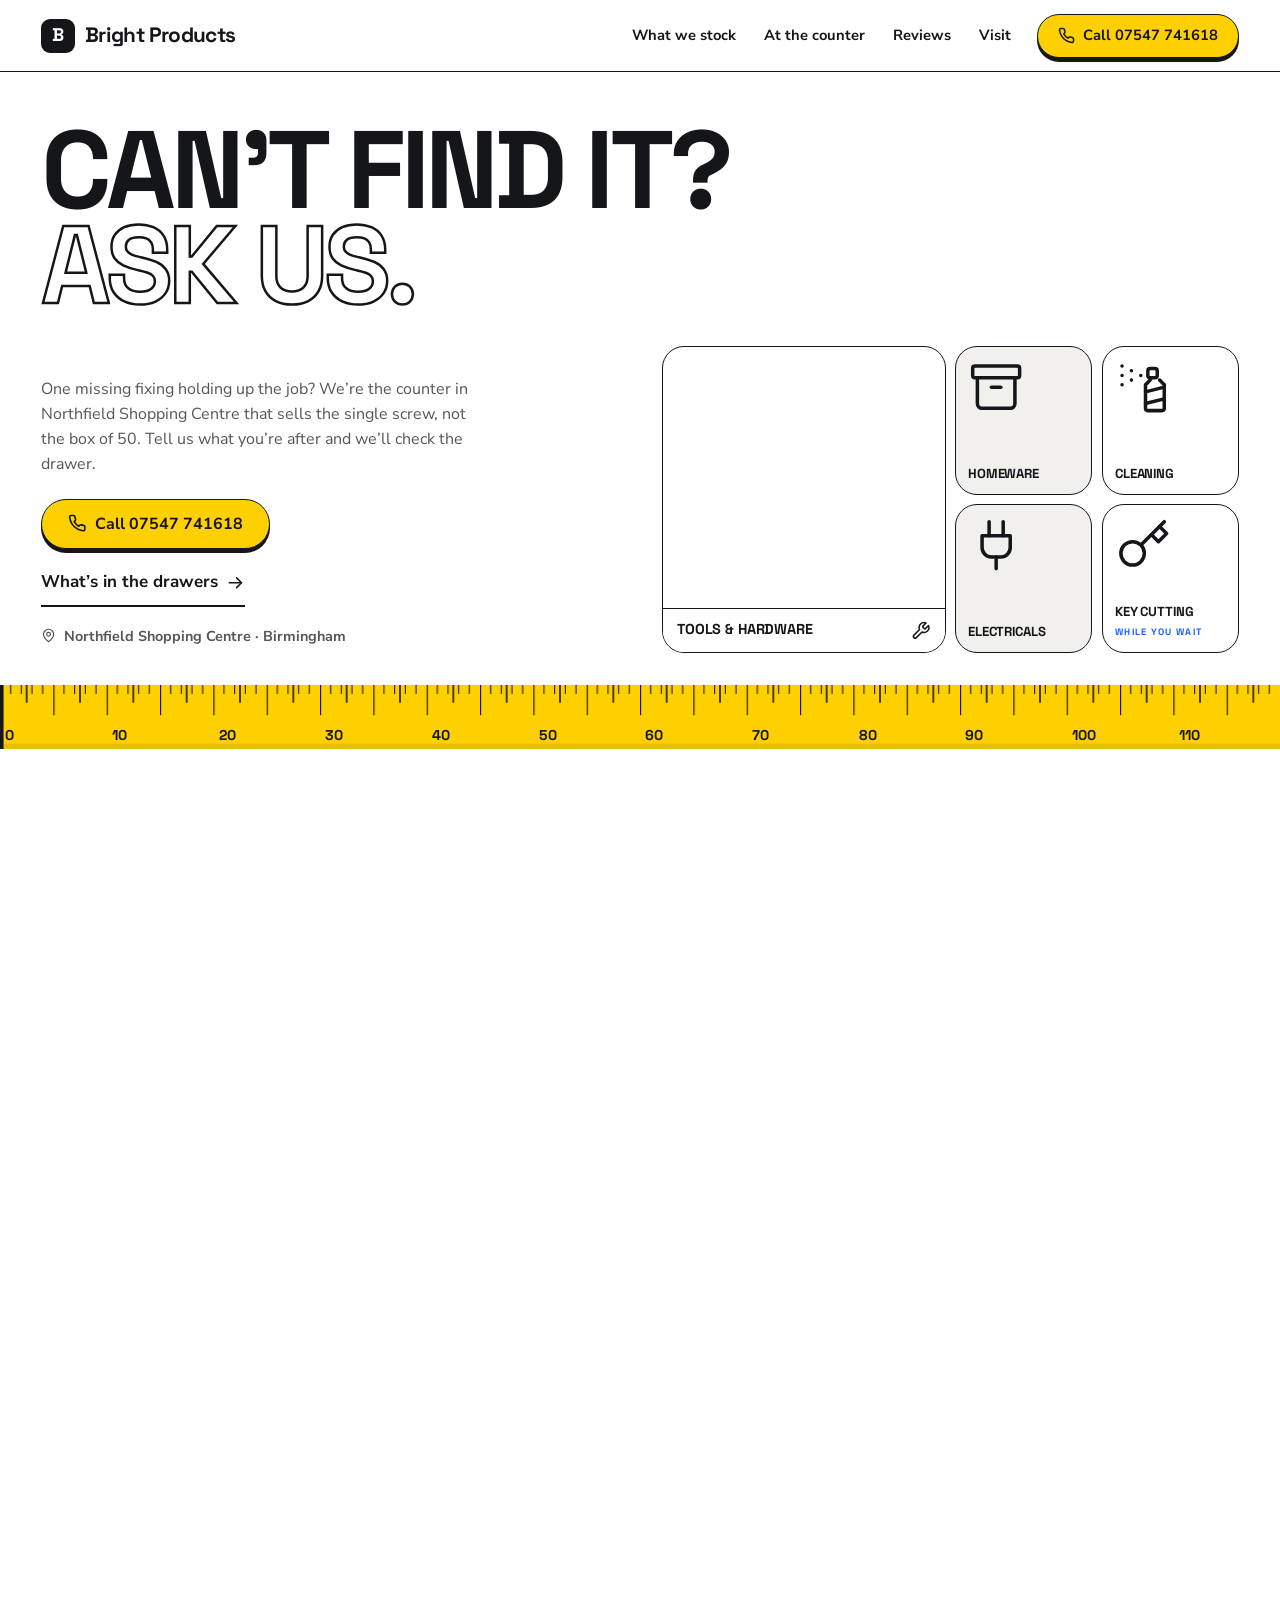
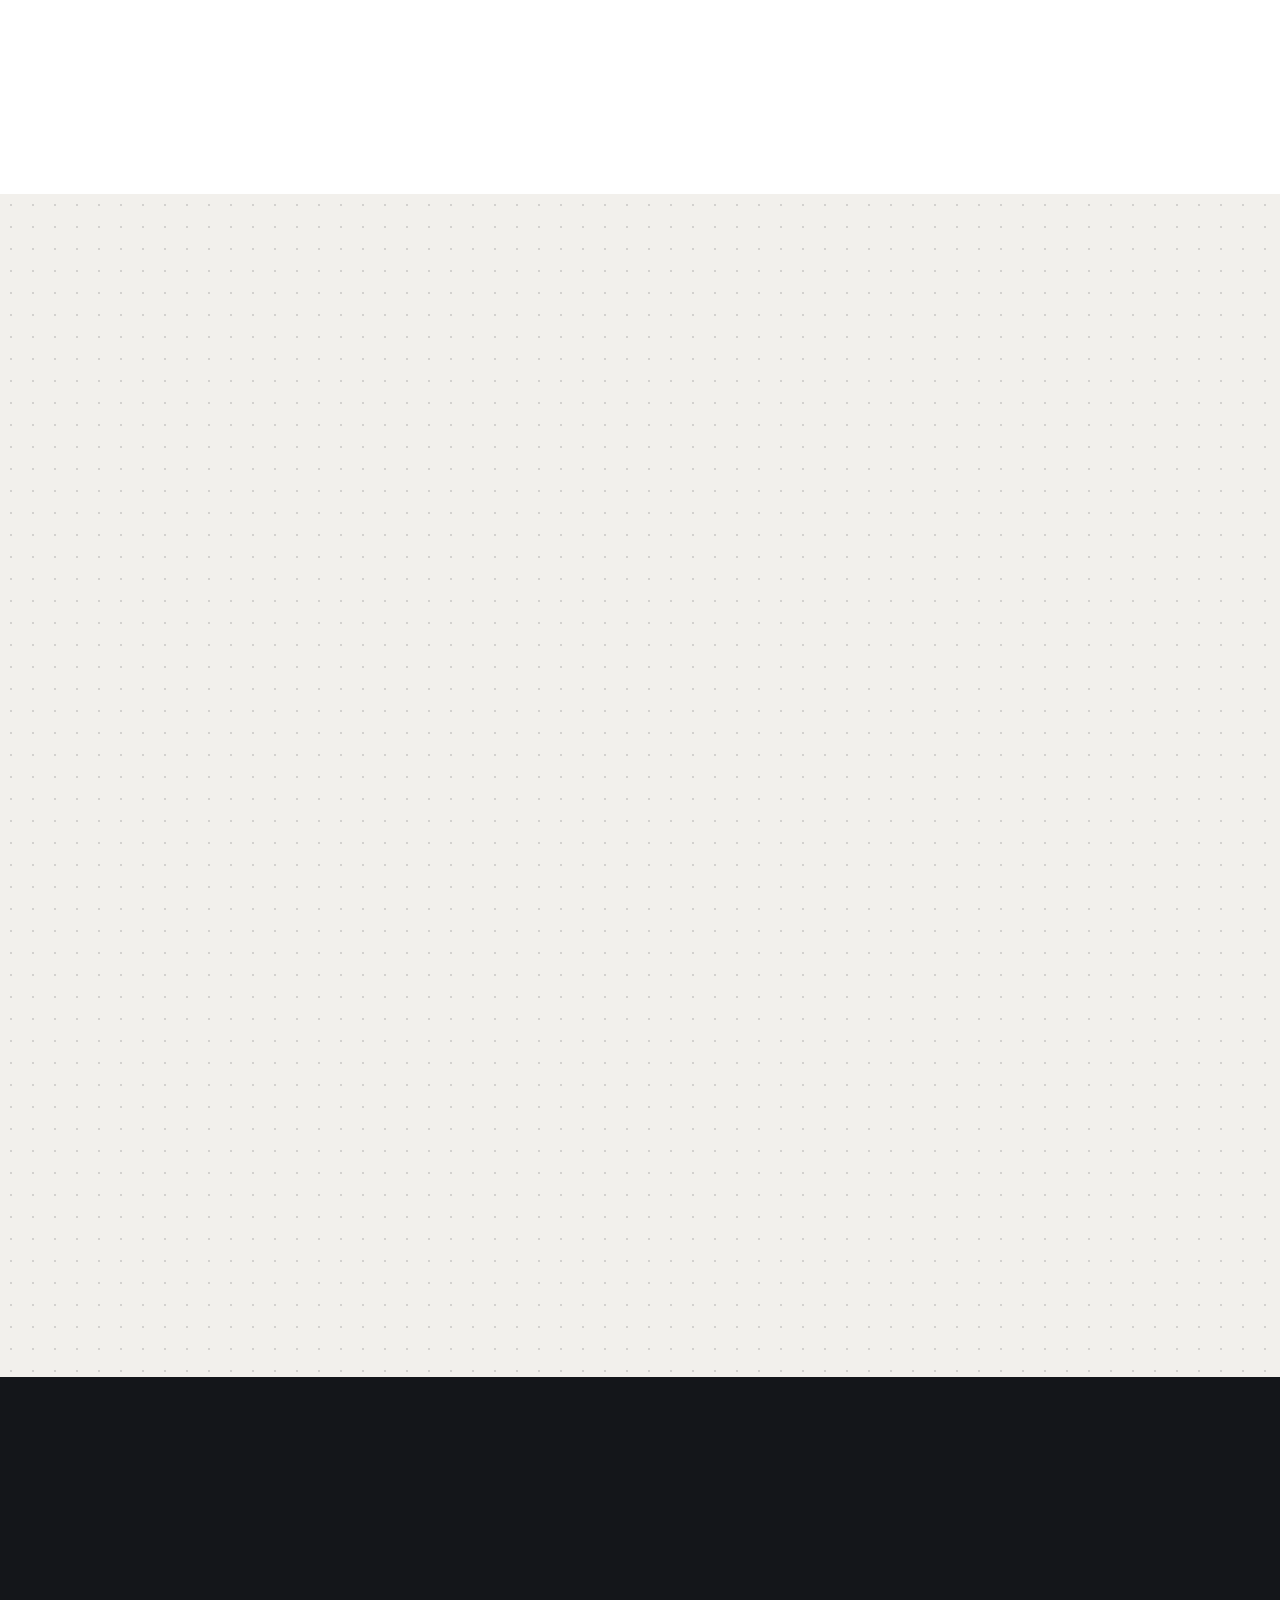
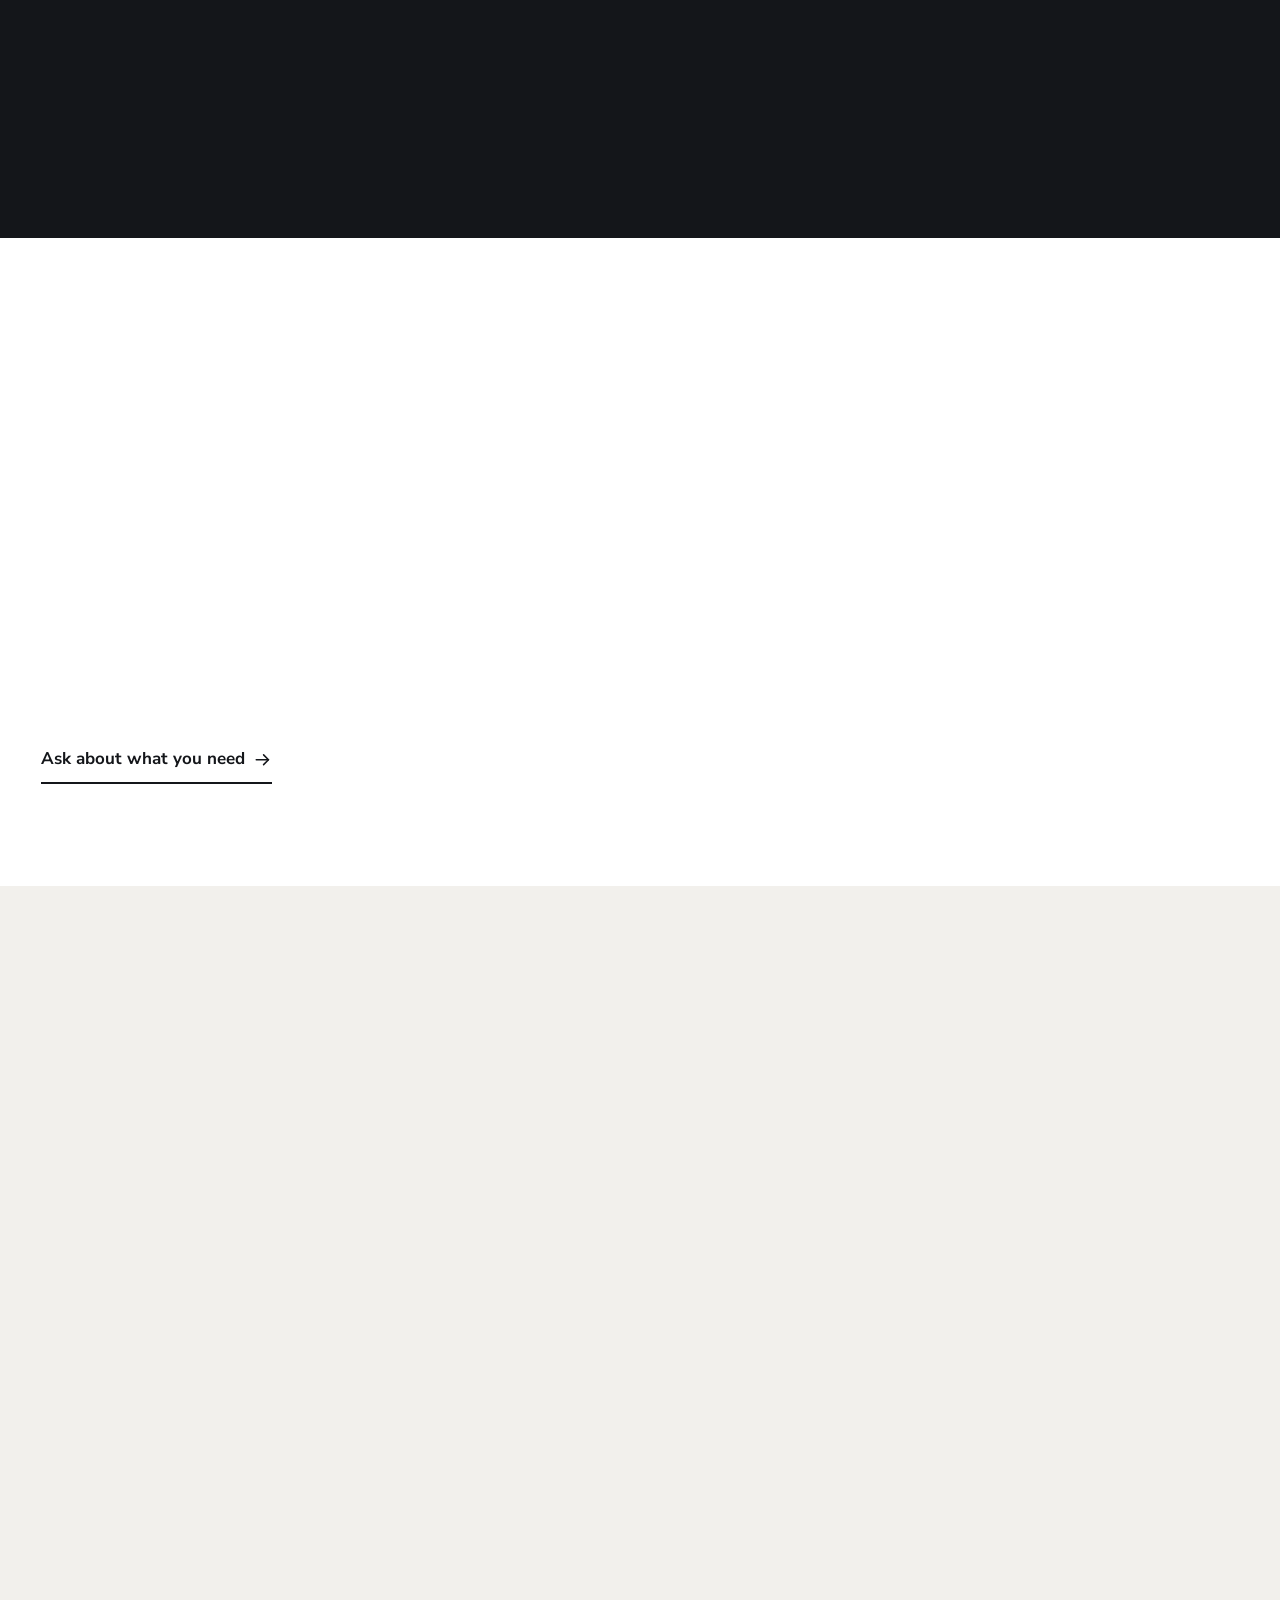
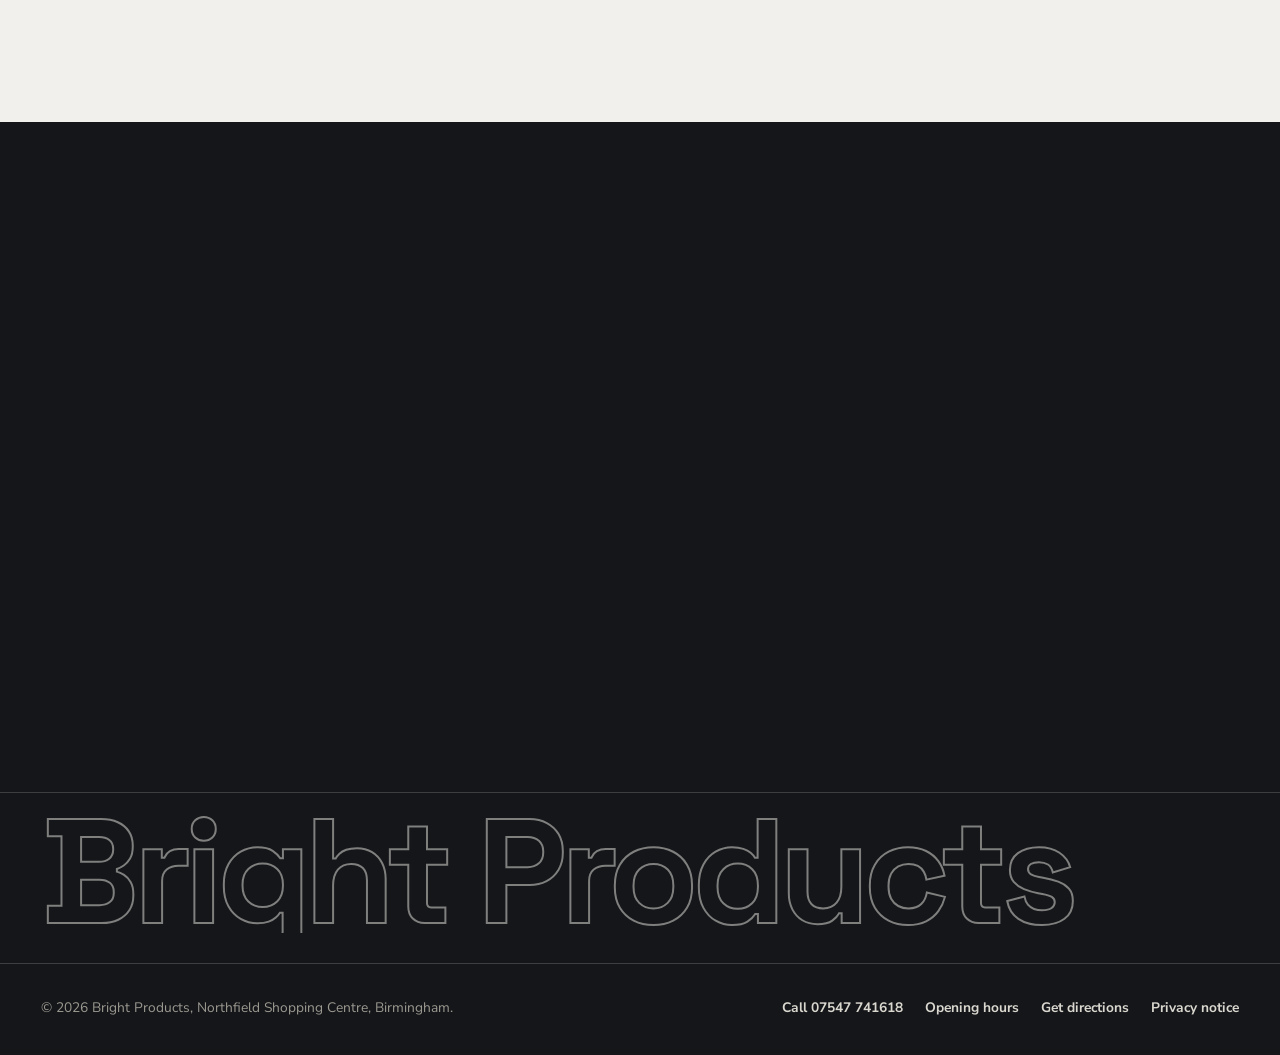
<file: index.html>
<!DOCTYPE html>
<html lang="en-GB">
<head>
<meta charset="UTF-8" />
<meta name="viewport" content="width=device-width, initial-scale=1" />
<meta http-equiv="Content-Security-Policy" content="default-src 'self'; script-src 'self' 'sha256-gAIMlo4uHwea7LDSu/hGhLXHg8Iu/WQoVQvXGVLwabA=' 'sha256-/x7W7R75k8Roq0WaVRQX9blP4OufE5xbAdzklGxsgpw=' 'sha256-0TH1kinwqo5Mfb3V+CLEO4SoXtmzBFHmsjek3ndvKUE=' 'sha256-MNEEtXk/EcMjreP8qxzKMKmUzkD7LIeOzC8mnsS96Eg='; style-src 'self' 'sha256-PTKIyCbj7nQDwb5TDI1f0FMadVKUFUidudsYvxts1pg='; img-src 'self' data:; font-src 'self'; frame-src https://maps.google.com https://www.google.com; connect-src 'self'; form-action 'self'; base-uri 'self'; object-src 'none'; upgrade-insecure-requests" />
<meta name="referrer" content="strict-origin-when-cross-origin" />
<script>if (window.top !== window.self) { try { window.top.location.replace(window.self.location.href); } catch (e) { document.documentElement.hidden = true; } }</script>
<title>Bright Products | Hardware Shop, Northfield, Birmingham</title>
<meta name="description" content="Bright Products is a hardware and home essentials shop in Northfield Shopping Centre, Northfield, Birmingham. Call 07547 741618 to ask for a part." />
<link rel="canonical" href="https://desolatemartial553.github.io/bright-products/" />
<meta name="theme-color" content="#FFFFFF" />
<link rel="icon" type="image/svg+xml" href="data:image/svg+xml,%3Csvg xmlns='http://www.w3.org/2000/svg' viewBox='0 0 64 64'%3E%3Crect width='64' height='64' rx='14' fill='%23FFD000'/%3E%3Cg stroke='%2314161A' stroke-width='3' stroke-linecap='round'%3E%3Cpath d='M11 15v9M19 15v5M27 15v9M35 15v5M43 15v9M51 15v5'/%3E%3C/g%3E%3Ctext x='32' y='52' font-family='Arial,sans-serif' font-size='26' font-weight='700' text-anchor='middle' fill='%2314161A'%3EB%3C/text%3E%3C/svg%3E" />
<meta property="og:type" content="website" />
<meta property="og:title" content="Bright Products | Hardware Shop, Northfield, Birmingham" />
<meta property="og:description" content="Bright Products is a hardware and home essentials shop in Northfield Shopping Centre, Northfield, Birmingham. Call 07547 741618 to ask for a part." />
<meta property="og:url" content="https://desolatemartial553.github.io/bright-products/" />
<meta property="og:image" content="https://desolatemartial553.github.io/bright-products/images/38575493-w1200-d50dd0.jpg" />
<meta property="og:locale" content="en_GB" />
<meta property="og:site_name" content="Bright Products" />
<meta name="twitter:card" content="summary_large_image" />
<meta name="twitter:title" content="Bright Products | Hardware Shop, Northfield, Birmingham" />
<meta name="twitter:description" content="Bright Products is a hardware and home essentials shop in Northfield Shopping Centre, Northfield, Birmingham. Call 07547 741618 to ask for a part." />
<meta name="twitter:image" content="https://desolatemartial553.github.io/bright-products/images/38575493-w1200-d50dd0.jpg" />
<script type="application/ld+json">
{
  "@context": "https://schema.org",
  "@type": "HardwareStore",
  "name": "Bright Products",
  "url": "https://desolatemartial553.github.io/bright-products/",
  "image": "https://desolatemartial553.github.io/bright-products/images/38575493-w1200-d50dd0.jpg",
  "telephone": "+447547741618",
  "description": "Hardware and home essentials shop in Northfield Shopping Centre, Birmingham.",
  "address": {
    "@type": "PostalAddress",
    "streetAddress": "Northfield Shopping Centre",
    "addressLocality": "Northfield, Birmingham",
    "addressRegion": "West Midlands",
    "addressCountry": "GB"
  },
  "areaServed": {
    "@type": "City",
    "name": "Birmingham"
  }
}
</script>
<link rel="preload" as="image" href="images/38575493-w660-h660-7aa5a6.webp" imagesrcset="images/38575493-w330-h330-bb8914.webp 330w, images/38575493-w660-h660-7aa5a6.webp 660w, images/38575493-w900-h900-2fca34.webp 900w" imagesizes="(max-width:900px) 92vw, 33vw" fetchpriority="high" />
<link rel="stylesheet" href="fonts/fonts.css" />
<style>
  :root{
    --white:#FFFFFF; --grey:#F2F0EC; --ink:#14161A; --ink-2:#2A2D33;
    --yellow:#FFD000; --yellow-deep:#E7BE00; --blue:#1E5EFF;
    --muted:#54565A; --line:#14161A; --line-soft:#DDD9CF;
    --r:22px; --r-sm:14px;
    --display:'Space Grotesk','Arial Black',system-ui,sans-serif;
    --text:'Nunito Sans',system-ui,sans-serif;
    --header-h:68px;
    --pad:clamp(18px,3.2vw,52px);
    --sec:clamp(56px,8vw,112px);
    --ease:cubic-bezier(.2,.8,.2,1);
  }
  *{box-sizing:border-box; margin:0; padding:0;}
  html{-webkit-text-size-adjust:100%;}
  body{font-family:var(--text); font-size:17px; line-height:1.55; color:var(--ink); background:var(--white); overflow-x:clip; -webkit-font-smoothing:antialiased;}
  img{display:block; max-width:100%;}
  a{color:inherit;}
  ul,ol{list-style:none;}
  button{font:inherit; color:inherit;}
  .wrap{max-width:1400px; margin:0 auto; padding:0 var(--pad);}
  .sprite{position:absolute; width:0; height:0; overflow:hidden;}
  .ico{width:1.15em; height:1.15em; flex:none; fill:none; stroke:currentColor; stroke-width:1.9; stroke-linecap:round; stroke-linejoin:round;}
  .sr-only{position:absolute; width:1px; height:1px; margin:-1px; padding:0; overflow:hidden; clip:rect(0 0 0 0); clip-path:inset(50%); white-space:nowrap; border:0;}
  .skip{position:absolute; left:14px; top:-100px; z-index:200; background:var(--ink); color:var(--white); font-weight:800; padding:12px 20px; border-radius:8px; text-decoration:none;}
  .skip:focus{top:14px;}
  :focus-visible{outline:3px solid var(--ink); outline-offset:3px; border-radius:3px;}
  .ask :focus-visible,.ft :focus-visible,.dock :focus-visible{outline-color:var(--yellow);}
  [tabindex="-1"]:focus{outline:none;}
  section[id],footer[id],#top{scroll-margin-top:calc(var(--header-h) + 12px);}

  /* type */
  h1,h2,h3,.display{font-family:var(--display); font-weight:700; letter-spacing:-.02em; line-height:1.05;}
  h2{font-size:clamp(1.9rem,4.4vw,3.4rem); line-height:.95; text-transform:uppercase; letter-spacing:-.03em;}
  h3{font-size:clamp(1.12rem,1.5vw,1.4rem); text-transform:uppercase; letter-spacing:-.01em; line-height:1.1;}
  .lede{max-width:52ch; color:var(--muted); font-size:clamp(1rem,1.2vw,1.09rem);}
  .label{display:flex; align-items:center; gap:10px; font-family:var(--display); font-weight:700; font-size:.72rem; letter-spacing:.16em; text-transform:uppercase; color:var(--blue); margin-bottom:14px;}
  .label::before{content:""; width:28px; height:6px; background:repeating-linear-gradient(90deg,currentColor 0 1px,transparent 1px 4px);}
  .label--light{color:#C9C6BE;}
  .sec-head{display:grid; grid-template-columns:minmax(0,1.05fr) minmax(0,.95fr); gap:clamp(14px,4vw,64px); align-items:end; margin-bottom:clamp(24px,3.4vw,44px);}
  .sec-head .lede{justify-self:end;}
  @media(max-width:760px){ .sec-head{grid-template-columns:1fr;} .sec-head .lede{justify-self:start;} }

  /* buttons: safety yellow is the only CTA colour */
  .btn{display:inline-flex; align-items:center; justify-content:center; gap:.55em; min-height:50px; padding:13px 26px; border-radius:999px; font-family:var(--text); font-weight:800; font-size:1rem; line-height:1; text-decoration:none; border:1px solid var(--ink); background:var(--white); color:var(--ink); cursor:pointer; transition:transform 140ms var(--ease), box-shadow 140ms var(--ease), background 140ms var(--ease);}
  .btn--cta{background:var(--yellow); border-color:var(--ink); box-shadow:0 4px 0 var(--ink);}
  .btn--cta:hover{transform:translateY(-2px); box-shadow:0 6px 0 var(--ink);}
  .btn--cta:active{transform:translateY(2px); box-shadow:0 1px 0 var(--ink);}
  .btn .ico{stroke-width:2.1;}
  .link-arrow{display:inline-flex; align-items:center; gap:.45em; min-height:44px; font-weight:800; text-decoration:none; border-bottom:2px solid var(--ink); padding-bottom:2px;}
  .link-arrow .ico{transition:transform 180ms var(--ease);}
  .link-arrow:hover .ico{transform:translateX(4px);}
  .link-arrow--light{color:#F4F2ED; border-color:rgba(244,242,237,.6);}
  .link-arrow--light:hover{border-color:var(--yellow);}

  /* header */
  .hdr{position:sticky; top:0; z-index:60; background:rgba(255,255,255,.94); backdrop-filter:blur(8px); border-bottom:1px solid var(--line); transition:box-shadow .3s;}
  .hdr.scrolled{box-shadow:0 10px 30px rgba(20,22,26,.09);}
  .hdr__in{display:flex; align-items:center; gap:clamp(12px,2vw,28px); min-height:var(--header-h); position:relative;}
  .brand{display:inline-flex; align-items:center; gap:10px; text-decoration:none; margin-right:auto; min-height:44px;}
  .brand__mark{width:34px; height:34px; border-radius:9px; background:var(--ink); color:var(--white); display:grid; place-items:center; font-family:var(--display); font-weight:700; font-size:1.15rem; line-height:1;}
  .brand__name{font-family:var(--display); font-weight:700; font-size:1.3rem; letter-spacing:-.03em; white-space:nowrap;}
  .nav ul{display:flex; gap:clamp(14px,2.2vw,32px);}
  .nav a{position:relative; display:inline-flex; align-items:center; min-height:44px; text-decoration:none; font-weight:700; font-size:.92rem;}
  .nav a::after{content:""; position:absolute; left:0; right:0; bottom:10px; height:3px; background:var(--ink); transform:scaleX(0); transform-origin:left; transition:transform 200ms var(--ease);}
  .nav a:hover::after{transform:scaleX(1);}
  .hdr__cta{min-height:44px; padding:10px 20px; font-size:.92rem; white-space:nowrap;}
  .burger{display:none; flex-direction:column; align-items:center; justify-content:center; gap:5px; width:46px; height:46px; background:none; border:1px solid var(--ink); border-radius:10px; cursor:pointer;}
  .burger span{width:20px; height:2px; background:var(--ink); transition:transform 200ms var(--ease), opacity 200ms;}
  .burger[aria-expanded="true"] span:nth-child(1){transform:translateY(7px) rotate(45deg);}
  .burger[aria-expanded="true"] span:nth-child(2){opacity:0;}
  .burger[aria-expanded="true"] span:nth-child(3){transform:translateY(-7px) rotate(-45deg);}
  .mmenu{display:none; position:absolute; top:100%; left:0; right:0; background:var(--white); border-bottom:1px solid var(--line); flex-direction:column; padding:6px var(--pad) 18px;}
  .mmenu.open{display:flex;}
  .mmenu a{display:flex; align-items:center; min-height:58px; text-decoration:none; font-family:var(--display); font-weight:700; font-size:1.6rem; text-transform:uppercase; letter-spacing:-.02em; border-bottom:1px solid var(--line-soft);}
  .mmenu .btn{margin-top:14px; border-bottom:0;}
  @media(max-width:1000px){
    .nav,.hdr__cta{display:none;}
    .burger{display:flex;}
  }
  @media(min-width:1001px){ .mmenu,.mmenu.open{display:none;} }

  /* hero */
  .hero{padding:clamp(26px,4vw,56px) 0 0; background:var(--white); position:relative;}
  .hero__title{font-size:clamp(2.4rem,8.6vw,8.4rem); line-height:.86; letter-spacing:-.045em; text-transform:uppercase; font-weight:700;}
  .hero__title .ln{display:block;}
  .hero__title .ln--out{color:transparent; -webkit-text-stroke:2.5px var(--ink);}
  @supports not (-webkit-text-stroke:1px #000){ .hero__title .ln--out{color:var(--ink);} }
  .hero__body{display:grid; grid-template-columns:minmax(0,1fr) minmax(0,1fr); gap:clamp(20px,3.4vw,48px); align-items:end; margin-top:clamp(18px,2.6vw,34px);}
  .hero__copy{max-width:44ch; padding-bottom:6px;}
  .hero__lede{color:var(--muted); font-size:clamp(1rem,1.25vw,1.1rem); margin-bottom:22px;}
  .hero__actions{display:flex; flex-wrap:wrap; align-items:center; gap:14px 26px;}
  .hero__place{display:flex; align-items:center; gap:8px; margin-top:18px; font-size:.9rem; font-weight:700; color:var(--muted);}
  .hero__place .ico{width:1.05em; height:1.05em;}

  /* the mosaic (hero right half) */
  .mosaic{display:grid; grid-template-columns:repeat(4,minmax(0,1fr)); grid-template-rows:repeat(2,minmax(0,1fr)); gap:10px; height:clamp(280px,24vw,352px); perspective:900px;}
  @media(max-width:820px){
    .hero__body{grid-template-columns:minmax(0,1fr); align-items:start;}
    .hero__title{font-size:clamp(3rem,15.5vw,5.4rem);}
    .hero__copy{max-width:none;}
    .mosaic{grid-template-columns:repeat(2,minmax(0,1fr)); grid-template-rows:none; grid-auto-rows:150px; height:auto;}
    .mosaic .tile--tools{grid-column:span 2; grid-row:span 1; min-height:220px;}
  }
  .tile{position:relative; display:flex; flex-direction:column; justify-content:flex-end; gap:6px; padding:12px; border:1px solid var(--line); border-radius:var(--r); background:var(--white); overflow:hidden; transform:perspective(900px) rotateX(var(--rx,0deg)) rotateY(var(--ry,0deg)) translateY(var(--ty,0px)); transition:transform 260ms var(--ease), box-shadow 260ms var(--ease);}
  .tile--tools{grid-column:span 2; grid-row:span 2; padding:0; border-color:var(--line);}
  .tile--grey{background:var(--grey);}
  .tile__ico{width:clamp(44px,4.4vw,64px); height:clamp(44px,4.4vw,64px); margin-bottom:auto; color:var(--ink); fill:none; stroke:currentColor; stroke-width:1.5; stroke-linecap:round; stroke-linejoin:round;}
  .tile__ico [pathLength]{stroke-dasharray:1; stroke-dashoffset:0;}
  .tile__name{font-family:var(--display); font-weight:700; font-size:.82rem; line-height:1.1; letter-spacing:-.01em; text-transform:uppercase;}
  .tile__tag{font-family:var(--display); font-weight:700; font-size:.58rem; letter-spacing:.14em; text-transform:uppercase; color:var(--blue);}
  .tile--tools img{position:absolute; inset:0; width:100%; height:100%; object-fit:cover;}
  .tile--tools .tile__plate{position:relative; margin-top:auto; background:var(--white); border-top:1px solid var(--line); padding:12px 14px; display:flex; align-items:center; justify-content:space-between; gap:8px;}
  .tile--tools .tile__name{font-size:.9rem;}
  @media (hover:hover) and (pointer:fine){
    .tile:hover{--ty:-4px; box-shadow:7px 7px 0 rgba(20,22,26,.1);}
    .tile:hover .tile__ico [pathLength]{animation:draw 700ms var(--ease) both;}
  }
  @keyframes draw{from{stroke-dashoffset:1} to{stroke-dashoffset:0}}

  /* the tape measure */
  .tape-wrap{margin-top:clamp(18px,2.6vw,32px); line-height:0;}
  .tape{display:block; width:100%; height:clamp(42px,5vw,72px);}
  .js .tape{animation:tapein 1200ms var(--ease) both;}
  @keyframes tapein{from{clip-path:inset(0 100% 0 0)} to{clip-path:inset(0 0 0 0)}}
  .ticks{height:12px; background:repeating-linear-gradient(90deg,var(--ink) 0 1px,transparent 1px 14px) left top/auto 7px repeat-x; opacity:.45;}
  .ticks--light{background-image:repeating-linear-gradient(90deg,#F4F2ED 0 1px,transparent 1px 14px); opacity:.28;}

  /* stock bento */
  .stock{padding:var(--sec) 0 clamp(40px,5vw,72px);}
  .bento{display:grid; grid-template-columns:repeat(12,minmax(0,1fr)); grid-auto-rows:minmax(190px,auto); gap:12px;}
  .b{position:relative; display:flex; flex-direction:column; padding:clamp(16px,1.7vw,24px); border:1px solid var(--line); border-radius:var(--r); background:var(--white); overflow:hidden;}
  .b--grey{background:var(--grey);}
  .b h3{margin-bottom:8px;}
  .b p{color:var(--muted); font-size:.97rem; max-width:38ch;}
  .b__ico{width:38px; height:38px; margin-bottom:auto; color:var(--ink);}
  .b__ico [pathLength]{stroke-dasharray:1; stroke-dashoffset:0;}
  @media (hover:hover) and (pointer:fine){
    .b:hover .b__ico [pathLength]{animation:draw 700ms var(--ease) both;}
  }
  .b__tag{display:inline-block; align-self:flex-start; margin-bottom:10px; padding:4px 7px; border:1px solid var(--blue); border-radius:5px; font-family:var(--display); font-weight:700; font-size:.6rem; letter-spacing:.14em; text-transform:uppercase; color:var(--blue);}
  .b--tools{grid-column:span 7; grid-row:span 2; padding:0; justify-content:flex-end;}
  .b--tools figure{position:absolute; inset:0;}
  .b--tools img{width:100%; height:100%; object-fit:cover; object-position:50% 42%;}
  .b--tools .b__plate{position:absolute; left:14px; right:14px; bottom:14px; background:var(--white); border:1px solid var(--line); border-radius:var(--r-sm); padding:clamp(14px,1.5vw,20px);}
  .b--tools .b__plate h3{display:flex; align-items:center; gap:10px;}
  .b--tools .b__plate .ico{width:24px; height:24px;}
  .b--home{grid-column:span 5;}
  .b--clean{grid-column:span 5;}
  .b--elec{grid-column:span 6;}
  .b--key{grid-column:span 3;}
  .b--paint{grid-column:span 3;}
  .swatches{display:flex; gap:6px; margin-bottom:auto;}
  .sw{width:22px; height:22px; border-radius:50%; border:1px solid var(--line);}
  .sw--1{background:var(--ink);}
  .sw--2{background:var(--grey);}
  .sw--3{background:var(--white);}
  .stock__ask{display:flex; flex-wrap:wrap; align-items:center; justify-content:space-between; gap:12px 24px; margin-top:14px; padding:16px 20px; border:1px solid var(--line); border-radius:var(--r-sm); background:var(--grey); font-weight:700;}
  .stock__ask a{text-decoration:none; border-bottom:2px solid var(--ink);}
  @media(max-width:900px){
    .bento{grid-auto-rows:minmax(150px,auto);}
    .b--tools,.b--home,.b--clean,.b--elec,.b--key,.b--paint{grid-column:span 12;}
    .b--tools{min-height:250px;}
  }

  /* at the counter */
  .counter{padding:var(--sec) 0; background:var(--grey); background-image:radial-gradient(rgba(20,22,26,.14) 1.1px,transparent 1.2px); background-size:22px 22px;}
  .tickets{display:grid; grid-template-columns:repeat(3,minmax(0,1fr)); gap:clamp(18px,2.6vw,36px);}
  .ticket{position:relative; display:flex; flex-direction:column; padding:26px 24px 18px; background:var(--white); border:1px solid var(--line); border-radius:16px; transform:rotate(var(--rot,0deg)); transition:transform 260ms var(--ease), box-shadow 260ms var(--ease);}
  .ticket:nth-child(1){--rot:-.7deg;}
  .ticket:nth-child(2){--rot:.45deg;}
  .ticket:nth-child(3){--rot:-.35deg;}
  .ticket::before,.ticket::after{content:""; position:absolute; top:50%; width:16px; height:16px; border-radius:50%; background:var(--grey); border:1px solid var(--line); transform:translateY(-50%);}
  .ticket::before{left:-9px;}
  .ticket::after{right:-9px;}
  .ticket__no{font-family:var(--display); font-weight:700; font-size:.78rem; letter-spacing:.12em; color:var(--blue); margin-bottom:12px;}
  .ticket h3{margin-bottom:8px;}
  .ticket p{color:var(--muted); font-size:.97rem;}
  .ticket__foot{margin-top:auto; padding-top:14px; border-top:1px dashed rgba(20,22,26,.4); font-family:var(--display); font-weight:700; font-size:.64rem; letter-spacing:.16em; text-transform:uppercase; color:var(--muted);}
  .ticket__foot span{display:block; margin-top:6px; letter-spacing:.06em; text-transform:none; font-family:var(--text); font-size:.86rem; color:var(--ink);}
  @media (hover:hover) and (pointer:fine){
    .ticket:hover{transform:rotate(0) translateY(-5px); box-shadow:8px 8px 0 rgba(20,22,26,.12);}
  }
  .counter-card{display:grid; grid-template-columns:200px minmax(0,1fr); gap:clamp(18px,3vw,40px); align-items:center; margin-top:clamp(28px,4vw,52px); padding:clamp(18px,2.4vw,32px); background:var(--white); border:1px solid var(--line); border-radius:var(--r);}
  .counter-card img{width:100%; aspect-ratio:1; object-fit:cover; border-radius:var(--r-sm); border:1px solid var(--line);}
  .counter-card h3{font-size:clamp(1.3rem,2.2vw,1.9rem); margin-bottom:10px;}
  .counter-card p{color:var(--muted); max-width:56ch;}
  .counter-card blockquote{font-family:var(--display); font-weight:500; font-size:clamp(1.02rem,1.6vw,1.24rem); line-height:1.4; letter-spacing:-.01em; margin:16px 0 10px; max-width:54ch; padding-left:16px; border-left:3px solid var(--yellow);}
  .counter-card .who{font-weight:800; font-size:.88rem; color:var(--muted);}
  @media(max-width:900px){
    .tickets{grid-template-columns:1fr;}
    .ticket{transform:none;}
    .counter-card{grid-template-columns:1fr;}
    .counter-card img{max-width:190px;}
  }

  /* ask us anything */
  .ask{padding:var(--sec) 0; background:var(--ink); color:#F4F2ED;}
  .ask h2{font-size:clamp(2.1rem,6vw,4.6rem); line-height:.88; letter-spacing:-.04em;}
  .ask__in{display:grid; grid-template-columns:minmax(0,.9fr) minmax(0,1.1fr); gap:clamp(28px,4.4vw,72px); align-items:center;}
  .ask__lede{color:#B9B6AE; margin-top:16px; max-width:44ch;}
  .search{display:flex; align-items:center; gap:8px; padding:8px 8px 8px 18px; background:var(--white); border-radius:999px; border:1px solid var(--white);}
  .search:focus-within{box-shadow:0 0 0 3px var(--yellow);}
  .search__ico{width:20px; height:20px; color:var(--ink); flex:none;}
  .search__input{flex:1; min-width:0; min-height:46px; border:0; background:transparent; font-family:var(--text); font-size:1rem; color:var(--ink);}
  .search__input:focus{outline:none;}
  .search__input::placeholder{color:#7A7C80;}
  .search__btn{min-height:46px; padding:12px 22px; flex:none;}
  .ask__hint{margin-top:12px; font-size:.86rem; color:#9C9990;}
  .chips{display:flex; flex-wrap:wrap; gap:8px; margin-top:18px;}
  .chip{min-height:40px; padding:8px 14px; border:1px solid rgba(244,242,237,.35); border-radius:999px; background:transparent; color:#F4F2ED; font-size:.86rem; font-weight:700; cursor:pointer; transition:border-color 160ms var(--ease), background 160ms var(--ease);}
  .chip:hover{border-color:var(--yellow); background:rgba(255,208,0,.12);}
  .ask__out{margin-top:26px; padding-top:24px; border-top:1px solid rgba(244,242,237,.22);}
  .ask__out[hidden]{display:none;}
  .ask__out p{max-width:46ch; margin-bottom:16px; color:#DAD7CF;}
  .ask__out strong{color:var(--white);}
  .ask__out .btn{margin-bottom:6px;}
  .ask__out .link-arrow{display:inline-flex; margin-left:18px;}
  .js .ask__out.in{animation:risein 420ms var(--ease) both;}
  @keyframes risein{from{opacity:0; transform:translateY(10px)} to{opacity:1; transform:none}}
  @media(max-width:900px){
    .ask__in{grid-template-columns:1fr;}
    .search{flex-wrap:wrap; border-radius:var(--r); padding:10px;}
    .search__btn{width:100%;}
    .ask__out .link-arrow{margin-left:0; margin-top:10px;}
  }

  /* reviews */
  .reviews{padding:var(--sec) 0;}
  .demo-note{display:flex; gap:10px; align-items:flex-start; margin:0 0 22px; padding:12px 16px; border:1px dashed rgba(20,22,26,.4); border-radius:var(--r-sm); font-size:.86rem; color:var(--muted); max-width:640px;}
  .demo-note .ico{width:18px; height:18px; margin-top:2px; flex:none;}
  .rev-grid{display:grid; grid-template-columns:repeat(3,minmax(0,1fr)); gap:12px;}
  .review{display:flex; flex-direction:column; padding:24px; background:var(--grey); border:1px solid var(--line); border-radius:var(--r);}
  .stars{display:flex; gap:2px; margin-bottom:14px; color:var(--ink);}
  .stars .ico{width:17px; height:17px; fill:currentColor; stroke:none;}
  .review p{font-size:1rem; margin-bottom:18px;}
  .review .who{display:flex; align-items:center; gap:10px; margin-top:auto; font-weight:800; font-size:.86rem; color:var(--muted);}
  .avatar{width:32px; height:32px; border-radius:50%; background:var(--ink); color:var(--white); display:grid; place-items:center; font-family:var(--display); font-weight:700; font-size:.85rem;}
  .reviews__foot{margin-top:22px;}
  @media(max-width:900px){ .rev-grid{grid-template-columns:1fr;} }

  /* faq drawers */
  .faq-sec{padding:var(--sec) 0; background:var(--grey);}
  .faq{max-width:900px;}
  .faq details{background:var(--white); border:1px solid var(--line); border-radius:var(--r-sm); margin-bottom:10px; overflow:hidden;}
  .faq summary{display:flex; align-items:center; gap:14px; min-height:60px; padding:14px 20px; cursor:pointer; list-style:none; font-family:var(--display); font-weight:700; font-size:1.02rem; letter-spacing:-.01em;}
  .faq summary::-webkit-details-marker{display:none;}
  .faq summary::before{content:""; width:26px; height:9px; flex:none; border:1.5px solid var(--ink); border-radius:5px; background:linear-gradient(var(--ink),var(--ink)) center/1px 100% no-repeat;}
  .faq summary::after{content:""; width:12px; height:12px; margin-left:auto; flex:none; border-right:2px solid var(--ink); border-bottom:2px solid var(--ink); transform:rotate(45deg) translateY(-2px); transition:transform 220ms var(--ease);}
  .faq details[open] summary::after{transform:rotate(-135deg) translateY(-2px);}
  .faq details[open] summary{background:var(--white);}
  .faq p{padding:0 20px 20px 60px; color:var(--muted); font-size:.98rem; max-width:70ch;}
  .faq p a{font-weight:800;}
  @media(max-width:600px){ .faq p{padding-left:20px;} }

  /* footer as a second homepage */
  .ft{background:var(--ink); color:#DAD7CF; padding:var(--sec) 0 0;}
  .ft h2{color:var(--white); font-size:clamp(1.9rem,4.2vw,3.2rem); margin-bottom:14px;}
  .ft__grid{display:grid; grid-template-columns:repeat(12,minmax(0,1fr)); gap:clamp(18px,2.4vw,32px);}
  .ft__intro{grid-column:span 5;}
  .ft__intro p{max-width:38ch; margin-bottom:14px;}
  .ft__map{grid-column:span 7;}
  .ft__hours{grid-column:span 4; margin-top:clamp(20px,3vw,36px);}
  .ft__where{grid-column:span 4; margin-top:clamp(20px,3vw,36px);}
  .ft__call{grid-column:span 4; margin-top:clamp(20px,3vw,36px);}
  .ft__h{font-family:var(--display); font-weight:700; font-size:.7rem; letter-spacing:.16em; text-transform:uppercase; color:#9C9990; margin-bottom:12px;}
  .hours{width:100%; border-collapse:collapse; font-size:.94rem;}
  .hours th,.hours td{padding:9px 0; text-align:left; border-top:1px solid rgba(244,242,237,.16); font-weight:400;}
  .hours td{text-align:right; white-space:nowrap;}
  .hours tr.today th,.hours tr.today td{color:var(--white); font-weight:800;}
  .hours tr.today th::before{content:""; display:inline-block; width:6px; height:6px; margin-right:8px; border-radius:50%; background:var(--yellow); vertical-align:middle;}
  .ft__where p,.ft__call p{font-size:.94rem; margin-bottom:12px;}
  .ft__where strong{display:block; color:var(--white); margin-bottom:2px;}
  .ft__call .btn{width:100%;}
  .ft__call .link-arrow{margin-top:14px; font-size:.9rem;}
  .map{display:flex; flex-direction:column; min-height:280px; height:100%; border:1px solid var(--line); border-radius:var(--r); overflow:hidden; background:var(--grey); color:var(--ink);}
  .map__panel{flex:1; display:flex; flex-direction:column; align-items:center; justify-content:center; gap:8px; padding:24px; text-align:center; background-image:radial-gradient(rgba(20,22,26,.13) 1.1px,transparent 1.2px); background-size:20px 20px;}
  .map__panel .ico{width:26px; height:26px;}
  .map__panel span{color:var(--muted); font-size:.9rem; max-width:26ch;}
  .map__panel .btn{margin-top:8px;}
  .map__dir{display:block; padding:13px; text-align:center; font-weight:800; font-size:.9rem; text-decoration:none; background:var(--white); border-top:1px solid var(--line);}
  .map iframe{flex:1; width:100%; min-height:240px; border:0;}
  .wordmark{overflow:hidden; margin-top:clamp(34px,5vw,64px); padding:0 var(--pad); border-top:1px solid rgba(244,242,237,.18);}
  .wordmark span{display:block; font-family:var(--display); font-weight:700; font-size:clamp(2.6rem,11.6vw,10.5rem); line-height:.82; letter-spacing:-.05em; white-space:nowrap; color:transparent; -webkit-text-stroke:2px rgba(244,242,237,.48); padding:clamp(10px,1.4vw,18px) 0 0;}
  @supports not (-webkit-text-stroke:1px #000){ .wordmark span{color:rgba(244,242,237,.3);} }
  .ft__legal{display:flex; flex-wrap:wrap; align-items:center; justify-content:space-between; gap:10px 24px; padding-top:22px; padding-bottom:26px; margin-top:clamp(18px,2.4vw,30px); border-top:1px solid rgba(244,242,237,.18); font-size:.86rem; color:#9C9990;}
  .ft__links{display:flex; flex-wrap:wrap; gap:0 22px;}
  .ft__links a{display:inline-flex; align-items:center; min-height:44px; text-decoration:none; color:#DAD7CF; font-weight:700;}
  .ft__links a:hover{color:var(--yellow);}
  .ft__legal a{color:#DAD7CF; text-underline-offset:3px;}
  @media(max-width:900px){
    .ft__intro,.ft__map,.ft__hours,.ft__where,.ft__call{grid-column:span 12;}
    .ft__map{min-height:300px;}
    .ft__legal{padding-bottom:96px;}
  }

  /* sticky call bar (mobile) */
  .dock{display:none; position:fixed; left:0; right:0; bottom:0; z-index:70; gap:10px; padding:10px 12px calc(10px + env(safe-area-inset-bottom)); background:rgba(20,22,26,.97); border-top:1px solid rgba(244,242,237,.2);}
  .dock .btn{flex:1; min-height:52px;}
  .dock__dir{display:grid; place-items:center; width:54px; min-height:52px; border:1px solid rgba(244,242,237,.5); border-radius:999px; color:#F4F2ED; text-decoration:none;}
  .dock__dir .ico{width:22px; height:22px;}
  @media(max-width:1000px){ .dock{display:flex;} }

  /* progressive enhancement + motion safety */
  .js .rv{opacity:0; transform:translateY(20px);}
  .js .rv.in{opacity:1; transform:none; transition:opacity 600ms var(--ease), transform 600ms var(--ease);}
  .js .hero__title .ln{animation:risein2 700ms var(--ease) backwards;}
  .js .hero__title .ln:nth-child(2){animation-delay:90ms;}
  @keyframes risein2{from{opacity:0; transform:translateY(22px)} to{opacity:1; transform:none}}
  @media (prefers-reduced-motion:reduce){
    *,*::before,*::after{animation-duration:.001ms !important; animation-iteration-count:1 !important; transition-duration:.001ms !important; scroll-behavior:auto !important;}
    .js .rv{opacity:1; transform:none;}
    .js .tape{animation:none;}
  }
</style>
</head>
<body>
<script>document.documentElement.classList.add('js');</script>
<a class="skip" href="#main">Skip to content</a>

<svg class="sprite" aria-hidden="true" focusable="false" xmlns="http://www.w3.org/2000/svg">
  <symbol id="i-phone" viewBox="0 0 24 24"><path pathLength="1" d="M22 16.92v3a2 2 0 0 1-2.18 2 19.79 19.79 0 0 1-8.63-3.07 19.5 19.5 0 0 1-6-6 19.79 19.79 0 0 1-3.07-8.67A2 2 0 0 1 4.11 2h3a2 2 0 0 1 2 1.72 12.84 12.84 0 0 0 .7 2.81 2 2 0 0 1-.45 2.11L8.09 9.91a16 16 0 0 0 6 6l1.27-1.27a2 2 0 0 1 2.11-.45 12.84 12.84 0 0 0 2.81.7A2 2 0 0 1 22 16.92z"/></symbol>
  <symbol id="i-arrow" viewBox="0 0 24 24"><path pathLength="1" d="M4 12h15"/><path pathLength="1" d="m13 6 6 6-6 6"/></symbol>
  <symbol id="i-pin" viewBox="0 0 24 24"><path pathLength="1" d="M20 10c0 6-8 12-8 12s-8-6-8-12a8 8 0 0 1 16 0Z"/><circle pathLength="1" cx="12" cy="10" r="3"/></symbol>
  <symbol id="i-clock" viewBox="0 0 24 24"><circle pathLength="1" cx="12" cy="12" r="9"/><path pathLength="1" d="M12 7v5l3 2"/></symbol>
  <symbol id="i-key" viewBox="0 0 24 24"><circle pathLength="1" cx="7.5" cy="15.5" r="5"/><path pathLength="1" d="m21 2-9.6 9.6"/><path pathLength="1" d="m15.5 7.5 3 3L22 7l-3-3"/></symbol>
  <symbol id="i-plug" viewBox="0 0 24 24"><path pathLength="1" d="M12 22v-5"/><path pathLength="1" d="M9 8V2"/><path pathLength="1" d="M15 8V2"/><path pathLength="1" d="M18 8v5a4 4 0 0 1-4 4h-4a4 4 0 0 1-4-4V8Z"/></symbol>
  <symbol id="i-spray" viewBox="0 0 24 24"><path pathLength="1" d="M3 3h.01M7 5h.01M11 7h.01M3 7h.01M7 9h.01M3 11h.01"/><rect pathLength="1" x="14" y="4" width="4" height="4" rx="1"/><path pathLength="1" d="m19 9 2 2v10a1 1 0 0 1-1 1h-6a1 1 0 0 1-1-1V11l2-2"/><path pathLength="1" d="m13 14 8-2"/><path pathLength="1" d="m13 19 8-2"/></symbol>
  <symbol id="i-drawer" viewBox="0 0 24 24"><rect pathLength="1" x="2" y="3" width="20" height="5" rx="1"/><path pathLength="1" d="M4 8v11a2 2 0 0 0 2 2h12a2 2 0 0 0 2-2V8"/><path pathLength="1" d="M10 12h4"/></symbol>
  <symbol id="i-paint" viewBox="0 0 24 24"><path pathLength="1" d="m19 11-8-8-8.6 8.6a2 2 0 0 0 0 2.8l5.2 5.2c.8.8 2 .8 2.8 0L19 11Z"/><path pathLength="1" d="m5 2 5 5"/><path pathLength="1" d="M2 13h15"/><path pathLength="1" d="M22 20a2 2 0 1 1-4 0c0-1.6 1.7-2.4 2-4 .3 1.6 2 2.4 2 4Z"/></symbol>
  <symbol id="i-wrench" viewBox="0 0 24 24"><path pathLength="1" d="M14.7 6.3a1 1 0 0 0 0 1.4l1.6 1.6a1 1 0 0 0 1.4 0l3.77-3.77a6 6 0 0 1-7.94 7.94l-6.91 6.91a2.12 2.12 0 0 1-3-3l6.91-6.91a6 6 0 0 1 7.94-7.94l-3.76 3.76z"/></symbol>
  <symbol id="i-search" viewBox="0 0 24 24"><circle pathLength="1" cx="11" cy="11" r="7"/><path pathLength="1" d="m20 20-3.5-3.5"/></symbol>
  <symbol id="i-dir" viewBox="0 0 24 24"><path pathLength="1" d="M3 11 22 2l-9 19-2-8-8-2Z"/></symbol>
  <symbol id="i-star" viewBox="0 0 24 24"><path d="m12 2 3.09 6.26L22 9.27l-5 4.87 1.18 6.88L12 17.77l-6.18 3.25L7 14.14 2 9.27l6.91-1.01L12 2z"/></symbol>
  <symbol id="i-info" viewBox="0 0 24 24"><circle pathLength="1" cx="12" cy="12" r="9"/><path pathLength="1" d="M12 11v5"/><path pathLength="1" d="M12 8h.01"/></symbol>
</svg>

<header class="hdr" id="siteHeader">
  <div class="wrap hdr__in">
    <a class="brand" href="#top" title="Back to top">
      <span class="brand__mark" aria-hidden="true">B</span>
      <span class="brand__name">Bright Products</span>
    </a>
    <nav class="nav" aria-label="Main">
      <ul>
        <li><a href="#shop">What we stock</a></li>
        <li><a href="#counter">At the counter</a></li>
        <li><a href="#reviews">Reviews</a></li>
        <li><a href="#visit">Visit</a></li>
      </ul>
    </nav>
    <a class="btn btn--cta hdr__cta" href="tel:+447547741618"><svg class="ico" aria-hidden="true" focusable="false"><use href="#i-phone"/></svg>Call 07547 741618</a>
    <button class="burger" id="burgerBtn" type="button" aria-label="Menu" aria-expanded="false" aria-controls="mobileMenu"><span aria-hidden="true"></span><span aria-hidden="true"></span><span aria-hidden="true"></span></button>
    <div class="mmenu" id="mobileMenu">
      <a href="#shop">What we stock</a>
      <a href="#counter">At the counter</a>
      <a href="#reviews">Reviews</a>
      <a href="#visit">Visit</a>
      <a class="btn btn--cta" href="tel:+447547741618"><svg class="ico" aria-hidden="true" focusable="false"><use href="#i-phone"/></svg>Call 07547 741618</a>
    </div>
  </div>
</header>

<main id="main" tabindex="-1">

<section class="hero" id="top">
  <div class="wrap">
    <h1 class="hero__title">
      <span class="ln">Can&rsquo;t find it?</span>
      <span class="ln ln--out">Ask us.</span>
    </h1>
  </div>
  <div class="wrap hero__body">
    <div class="hero__copy">
      <p class="hero__lede">One missing fixing holding up the job? We&rsquo;re the counter in Northfield Shopping Centre that sells the single screw, not the box of 50. Tell us what you&rsquo;re after and we&rsquo;ll check the drawer.</p>
      <div class="hero__actions">
        <a class="btn btn--cta" href="tel:+447547741618"><svg class="ico" aria-hidden="true" focusable="false"><use href="#i-phone"/></svg>Call 07547 741618</a>
        <a class="link-arrow" href="#shop">What&rsquo;s in the drawers<svg class="ico" aria-hidden="true" focusable="false"><use href="#i-arrow"/></svg></a>
      </div>
      <p class="hero__place"><svg class="ico" aria-hidden="true" focusable="false"><use href="#i-pin"/></svg>Northfield Shopping Centre &middot; Birmingham</p>
    </div>
    <ul class="mosaic" id="mosaic" aria-label="What&rsquo;s in the drawers">
      <li class="tile tile--tools">
        <img src="images/38575493-w660-h660-7aa5a6.webp" srcset="images/38575493-w330-h330-bb8914.webp 330w, images/38575493-w660-h660-7aa5a6.webp 660w, images/38575493-w900-h900-2fca34.webp 900w" sizes="(max-width:900px) 92vw, 34vw" width="660" height="660" alt="A display of hardware tools" fetchpriority="high" decoding="async" />
        <div class="tile__plate">
          <span class="tile__name">Tools &amp; Hardware</span>
          <svg class="ico" aria-hidden="true" focusable="false"><use href="#i-wrench"/></svg>
        </div>
      </li>
      <li class="tile tile--grey">
        <svg class="tile__ico" aria-hidden="true" focusable="false"><use href="#i-drawer"/></svg>
        <span class="tile__name">Homeware</span>
      </li>
      <li class="tile">
        <svg class="tile__ico" aria-hidden="true" focusable="false"><use href="#i-spray"/></svg>
        <span class="tile__name">Cleaning</span>
      </li>
      <li class="tile tile--grey">
        <svg class="tile__ico" aria-hidden="true" focusable="false"><use href="#i-plug"/></svg>
        <span class="tile__name">Electricals</span>
      </li>
      <li class="tile">
        <svg class="tile__ico" aria-hidden="true" focusable="false"><use href="#i-key"/></svg>
        <span class="tile__name">Key cutting</span>
        <span class="tile__tag">While you wait</span>
      </li>
    </ul>
  </div>
  <div class="tape-wrap" aria-hidden="true">
    <svg class="tape" viewBox="0 0 1440 72" preserveAspectRatio="xMinYMid slice" focusable="false">
      <defs>
        <pattern id="tapeTicks" width="60" height="72" patternUnits="userSpaceOnUse">
          <rect width="60" height="72" fill="#FFD000"/>
          <g stroke="#14161A">
            <line x1="0" y1="0" x2="0" y2="34" stroke-width="2.6"/>
            <line x1="30" y1="0" x2="30" y2="20" stroke-width="1.8"/>
            <line x1="12" y1="0" x2="12" y2="10" stroke-width="1.2"/>
            <line x1="24" y1="0" x2="24" y2="10" stroke-width="1.2"/>
            <line x1="36" y1="0" x2="36" y2="10" stroke-width="1.2"/>
            <line x1="48" y1="0" x2="48" y2="10" stroke-width="1.2"/>
          </g>
        </pattern>
      </defs>
      <rect width="1440" height="72" fill="url(#tapeTicks)"/>
      <g fill="#14161A" font-family="'Space Grotesk',Arial,sans-serif" font-size="16" font-weight="700">
        <text x="6" y="62">0</text>
        <text x="126" y="62">10</text>
        <text x="246" y="62">20</text>
        <text x="366" y="62">30</text>
        <text x="486" y="62">40</text>
        <text x="606" y="62">50</text>
        <text x="726" y="62">60</text>
        <text x="846" y="62">70</text>
        <text x="966" y="62">80</text>
        <text x="1086" y="62">90</text>
        <text x="1206" y="62">100</text>
        <text x="1326" y="62">110</text>
      </g>
      <rect y="66" width="1440" height="6" fill="#E7BE00"/>
      <rect x="-6" y="0" width="10" height="72" fill="#14161A"/>
    </svg>
  </div>
</section>

<section class="stock" id="shop">
  <div class="wrap">
    <div class="sec-head rv">
      <div>
        <p class="label">01 &mdash; In stock</p>
        <h2>Everything in its drawer.</h2>
      </div>
      <p class="lede">A hand-picked range covering the essentials, in the heart of Northfield Shopping Centre. Ask and we&rsquo;ll point you to the right drawer.</p>
    </div>

    <!-- PLACEHOLDER: confirm product categories and stock with owner -->
    <div class="bento">
      <article class="b b--tools rv">
        <figure>
          <img src="images/38575493-w900-h900-2fca34.webp" srcset="images/38575493-w330-h330-bb8914.webp 330w, images/38575493-w660-h660-7aa5a6.webp 660w, images/38575493-w900-h900-2fca34.webp 900w" sizes="(max-width:900px) 92vw, 54vw" width="900" height="900" alt="A display of hardware tools" loading="lazy" decoding="async" />
        </figure>
        <div class="b__plate">
          <h3><svg class="ico" aria-hidden="true" focusable="false"><use href="#i-wrench"/></svg>Tools &amp; Hardware</h3>
          <p>The exact screw, washer or fixing you need &mdash; sold as a single item, not just buried in a pack of 50.</p>
        </div>
      </article>

      <article class="b b--home b--grey rv">
        <svg class="b__ico" aria-hidden="true" focusable="false"><use href="#i-drawer"/></svg>
        <h3>Homeware</h3>
        <p>The kitchen-drawer basics you always seem to run out of at 6pm on a Sunday.</p>
      </article>

      <article class="b b--clean rv">
        <svg class="b__ico" aria-hidden="true" focusable="false"><use href="#i-spray"/></svg>
        <h3>Cleaning Supplies</h3>
        <p>Trade-strength cleaning products sitting right alongside the usual supermarket brands.</p>
      </article>

      <article class="b b--elec b--grey rv">
        <svg class="b__ico" aria-hidden="true" focusable="false"><use href="#i-plug"/></svg>
        <h3>Electricals</h3>
        <p>Bulbs, batteries and plug fittings sorted by type on the wall &mdash; no digging through mixed bins.</p>
      </article>

      <!-- PLACEHOLDER: key cutting availability and turnaround; confirm with owner -->
      <article class="b b--key rv">
        <svg class="b__ico" aria-hidden="true" focusable="false"><use href="#i-key"/></svg>
        <span class="b__tag">Service</span>
        <h3>Key cutting</h3>
        <p>Cut at the counter while you wait &mdash; no dropping off and coming back later in the day.</p>
      </article>
      <!-- /PLACEHOLDER -->

      <!-- PLACEHOLDER: paint matching and mixing availability; confirm with owner -->
      <article class="b b--paint b--grey rv">
        <div class="swatches" aria-hidden="true"><span class="sw sw--1"></span><span class="sw sw--2"></span><span class="sw sw--3"></span></div>
        <span class="b__tag">Service</span>
        <h3>Paint matching</h3>
        <p>Bring in a sample and we&rsquo;ll match the paint, then sort you the garden tools for the job after.</p>
      </article>
      <!-- /PLACEHOLDER -->
    </div>
    <!-- /PLACEHOLDER -->

    <p class="stock__ask rv">Can&rsquo;t see what you need? <a href="tel:+447547741618">Call 07547 741618 and ask.</a></p>
  </div>
</section>

<section class="counter" id="counter">
  <div class="wrap">
    <div class="sec-head rv">
      <div>
        <p class="label">02 &mdash; At the counter</p>
        <h2>The bits a retail park won&rsquo;t do.</h2>
      </div>
      <p class="lede">The extras a big retail park can&rsquo;t be bothered with &mdash; done at the counter, while you&rsquo;re standing there.</p>
    </div>

    <div class="tickets">
      <!-- PLACEHOLDER: key cutting availability and turnaround; confirm with owner -->
      <article class="ticket rv">
        <span class="ticket__no">01</span>
        <h3>Key cutting</h3>
        <p>Cut at the counter while you wait &mdash; no dropping off and coming back later in the day.</p>
        <p class="ticket__foot">While you wait<span>Bring the key, leave with a spare.</span></p>
      </article>
      <!-- /PLACEHOLDER -->

      <!-- PLACEHOLDER: paint matching and mixing availability; confirm with owner -->
      <article class="ticket rv">
        <span class="ticket__no">02</span>
        <h3>Paint matching &amp; mixing</h3>
        <p>Bring in a sample and we&rsquo;ll match the paint, then sort you the garden tools for the job after.</p>
        <p class="ticket__foot">Bring a sample<span>A chip off the wall is enough.</span></p>
      </article>
      <!-- /PLACEHOLDER -->

      <article class="ticket rv">
        <span class="ticket__no">03</span>
        <h3>Something else?</h3>
        <p>Describe the job or the part you&rsquo;re trying to find. <a href="tel:+447547741618">Call 07547 741618</a> and we&rsquo;ll point you right.</p>
        <p class="ticket__foot">Ask a person<span>A photo or a measurement helps.</span></p>
      </article>
    </div>

    <div class="counter-card rv">
      <img src="images/8422729-w440-h440-473d8c.webp" srcset="images/8422729-w220-h220-d87fc1.webp 220w, images/8422729-w440-h440-473d8c.webp 440w, images/8422729-w640-h640-aadce7.webp 640w" sizes="(max-width:900px) 190px, 200px" width="440" height="440" alt="Smiling person in a shop" loading="lazy" decoding="async" />
      <div>
        <h3>Start with the job, not the jargon</h3>
        <p>Not sure what the part is called? Take a photo and note any measurements or markings before you call Bright Products or visit us in Northfield Shopping Centre.</p>
        <!-- PLACEHOLDER: team quote and attribution; confirm wording with owner -->
        <blockquote>&ldquo;If we don&rsquo;t have it, we&rsquo;ll usually tell you exactly where in Northfield you can find it. That&rsquo;s the difference between a proper local shop and a warehouse.&rdquo;</blockquote>
        <p class="who">&mdash; The team at Bright Products</p>
        <!-- /PLACEHOLDER -->
      </div>
    </div>
  </div>
</section>

<section class="ask" id="ask" aria-labelledby="askH">
  <div class="wrap ask__in">
    <div class="ask__head rv">
      <p class="label label--light">03 &mdash; Ask</p>
      <h2 id="askH">Ask us<br>anything.</h2>
      <p class="ask__lede">Describe the part, the job, or the thing you&rsquo;ve broken. We&rsquo;ll tell you if it&rsquo;s in the drawers &mdash; and if it isn&rsquo;t, where in Northfield to find it.</p>
    </div>
    <div class="ask__panel rv">
      <div class="search">
        <svg class="search__ico" aria-hidden="true" focusable="false"><use href="#i-search"/></svg>
        <label class="sr-only" for="askInput">What are you looking for?</label>
        <input class="search__input" id="askInput" type="text" name="q" autocomplete="off" spellcheck="false" placeholder="e.g. 40mm brass screw, 3-pin plug, door key" aria-describedby="askHint" />
        <button class="btn btn--cta search__btn" id="askBtn" type="button">Find it</button>
      </div>
      <p class="ask__hint" id="askHint">No live stock list online &mdash; we&rsquo;ll check the actual drawer.</p>
      <ul class="chips" aria-label="Example searches">
        <li><button class="chip" type="button" data-q="40mm brass screw">40mm brass screw</button></li>
        <li><button class="chip" type="button" data-q="3-pin plug">3-pin plug</button></li>
        <li><button class="chip" type="button" data-q="door key blank">Door key blank</button></li>
        <li><button class="chip" type="button" data-q="white emulsion">White emulsion</button></li>
      </ul>
      <div class="ask__out" id="askOut" aria-live="polite" hidden>
        <p><strong>Quicker to just ask us.</strong> Call the counter and we&rsquo;ll check the shelf while you&rsquo;re on the phone &mdash; no hold music, no warehouse.</p>
        <a class="btn btn--cta" href="tel:+447547741618"><svg class="ico" aria-hidden="true" focusable="false"><use href="#i-phone"/></svg>Call 07547 741618</a>
        <a class="link-arrow link-arrow--light" href="#visit">Or find us in the Centre<svg class="ico" aria-hidden="true" focusable="false"><use href="#i-arrow"/></svg></a>
      </div>
    </div>
  </div>
</section>

<section class="reviews" id="reviews">
  <div class="wrap">
    <div class="sec-head rv">
      <div>
        <p class="label">04 &mdash; Reviews</p>
        <h2>What locals say.</h2>
      </div>
      <p class="lede">Feedback from regular customers. The shop lives on people walking in with a broken thing and walking out with the part.</p>
    </div>
    <p class="demo-note rv"><svg class="ico" aria-hidden="true" focusable="false"><use href="#i-info"/></svg>Sample reviews shown for this mockup &mdash; real Google reviews to be added before launch.</p>
    <div class="rev-grid">
      <!-- PLACEHOLDER: replace with real Google review -->
      <article class="review rv">
        <div class="stars" aria-hidden="true"><svg class="ico" focusable="false"><use href="#i-star"/></svg><svg class="ico" focusable="false"><use href="#i-star"/></svg><svg class="ico" focusable="false"><use href="#i-star"/></svg><svg class="ico" focusable="false"><use href="#i-star"/></svg><svg class="ico" focusable="false"><use href="#i-star"/></svg></div>
        <span class="sr-only">5 out of 5</span>
        <p>&ldquo;Saved me a trip into town &mdash; they had exactly the fitting I needed in stock.&rdquo;</p>
        <div class="who"><span class="avatar" aria-hidden="true">A</span>Aisha, local regular</div>
      </article>
      <!-- /PLACEHOLDER -->
      <!-- PLACEHOLDER: replace with real Google review -->
      <article class="review rv">
        <div class="stars" aria-hidden="true"><svg class="ico" focusable="false"><use href="#i-star"/></svg><svg class="ico" focusable="false"><use href="#i-star"/></svg><svg class="ico" focusable="false"><use href="#i-star"/></svg><svg class="ico" focusable="false"><use href="#i-star"/></svg><svg class="ico" focusable="false"><use href="#i-star"/></svg></div>
        <span class="sr-only">5 out of 5</span>
        <p>&ldquo;Staff actually know what they&rsquo;re talking about, which you don&rsquo;t get everywhere.&rdquo;</p>
        <div class="who"><span class="avatar" aria-hidden="true">N</span>Neil, local regular</div>
      </article>
      <!-- /PLACEHOLDER -->
      <!-- PLACEHOLDER: replace with real Google review -->
      <article class="review rv">
        <div class="stars" aria-hidden="true"><svg class="ico" focusable="false"><use href="#i-star"/></svg><svg class="ico" focusable="false"><use href="#i-star"/></svg><svg class="ico" focusable="false"><use href="#i-star"/></svg><svg class="ico" focusable="false"><use href="#i-star"/></svg></div>
        <span class="sr-only">4 out of 5</span>
        <p>&ldquo;Handy little shop, good range for the size of it.&rdquo;</p>
        <div class="who"><span class="avatar" aria-hidden="true">B</span>Beth, local regular</div>
      </article>
      <!-- /PLACEHOLDER -->
    </div>
    <p class="reviews__foot"><a class="link-arrow" href="tel:+447547741618">Ask about what you need<svg class="ico" aria-hidden="true" focusable="false"><use href="#i-arrow"/></svg></a></p>
  </div>
</section>

<section class="faq-sec" id="faq">
  <div class="wrap">
    <div class="sec-head rv">
      <div>
        <p class="label">05 &mdash; Questions</p>
        <h2>Common questions.</h2>
      </div>
      <p class="lede">Quick answers before your visit &mdash; the things people ask at the counter most.</p>
    </div>
    <div class="faq rv">
      <!-- PLACEHOLDER: confirm key cutting with owner -->
      <details><summary>Do you cut keys while I wait?</summary><p>Yes, key cutting is a while-you-wait service, no appointment needed.</p></details>
      <!-- /PLACEHOLDER -->
      <!-- PLACEHOLDER: confirm paint mixing with owner -->
      <details><summary>Do you sell paint in specific colours?</summary><p>Yes, we can mix paint to a wide range of colours in-store.</p></details>
      <!-- /PLACEHOLDER -->
      <!-- PLACEHOLDER: confirm centre parking with owner -->
      <details><summary>Is there parking at the shopping centre?</summary><p>Yes, Northfield Shopping Centre has customer parking on site, and the shop is easy to reach on foot from the centre entrances.</p></details>
      <!-- /PLACEHOLDER -->
      <!-- PLACEHOLDER: confirm payment methods with owner -->
      <details><summary>Do you take card payments?</summary><p>Yes, card, contactless and cash are all accepted.</p></details>
      <!-- /PLACEHOLDER -->
      <details><summary>Can I check stock before coming in?</summary><p>Call <a href="tel:+447547741618">07547 741618</a> and tell us what you&rsquo;re looking for. A size, product code or a description of the job is all we need.</p></details>
      <details><summary>What if I don&rsquo;t know what the part is called?</summary><p>Take a clear photo and note any measurements or markings, then call or bring it in. We&rsquo;ll work out the rest.</p></details>
      <details><summary>Where can I find you?</summary><p>Bright Products is in Northfield Shopping Centre, Birmingham. <a href="https://www.google.com/maps/search/?api=1&amp;query=Bright+Products+Northfield+Shopping+Centre+Birmingham">Get directions</a>, or call and we&rsquo;ll talk you to the door.</p></details>
    </div>
  </div>
</section>
</main>

<footer class="ft" id="visit">
  <div class="wrap ft__grid">
    <div class="ft__intro rv">
      <p class="label label--light">06 &mdash; Visit</p>
      <h2>Find us in the Shopping Centre</h2>
      <p>Bright Products &middot; Northfield Shopping Centre, Birmingham. Ground-floor walkway, just inside the main entrance.</p>
      <a class="link-arrow link-arrow--light" href="https://www.google.com/maps/search/?api=1&amp;query=Bright+Products+Northfield+Shopping+Centre+Birmingham">Get directions<svg class="ico" aria-hidden="true" focusable="false"><use href="#i-arrow"/></svg></a>
    </div>

    <div class="ft__map rv">
      <div class="map" id="mapFacade" data-src="https://maps.google.com/maps?q=Northfield+Shopping+Centre,+Birmingham&amp;z=15&amp;output=embed" data-title="Map to Bright Products">
        <div class="map__panel" id="mapPanel">
          <svg class="ico" aria-hidden="true" focusable="false"><use href="#i-pin"/></svg>
          <strong>Bright Products</strong>
          <span>Northfield Shopping Centre, Birmingham</span>
          <button class="btn btn--cta" id="mapShowBtn" type="button">Show map</button>
        </div>
        <a class="map__dir" href="https://www.google.com/maps/search/?api=1&amp;query=Bright+Products+Northfield+Shopping+Centre+Birmingham">Get directions</a>
      </div>
    </div>

    <div class="ft__hours rv">
      <p class="ft__h"><svg class="ico" aria-hidden="true" focusable="false"><use href="#i-clock"/></svg> Opening hours</p>
      <!-- PLACEHOLDER: real opening hours needed -->
      <table class="hours">
        <caption class="sr-only">Opening hours</caption>
        <tbody>
          <tr data-days="1 2 3 4 5"><th scope="row">Mon&ndash;Fri</th><td>9am &ndash; 5:30pm</td></tr>
          <tr data-days="6"><th scope="row">Saturday</th><td>9am &ndash; 5:30pm</td></tr>
          <tr data-days="0"><th scope="row">Sunday</th><td>10am &ndash; 4pm</td></tr>
        </tbody>
      </table>
      <!-- /PLACEHOLDER -->
    </div>

    <div class="ft__where rv">
      <p class="ft__h"><svg class="ico" aria-hidden="true" focusable="false"><use href="#i-pin"/></svg> Where &amp; parking</p>
      <!-- PLACEHOLDER: unit number needed -->
      <p><strong>Northfield Shopping Centre</strong>Birmingham, ground-floor walkway.</p>
      <!-- /PLACEHOLDER -->
      <!-- PLACEHOLDER: centre parking, accessible entrances and step-free shop access; confirm with owner -->
      <p>Customer parking is on site at the centre, and the shop is reachable step-free from the main entrance.</p>
      <!-- /PLACEHOLDER -->
    </div>

    <div class="ft__call rv">
      <p class="ft__h">Need a part today?</p>
      <p>Call the counter and describe the job. A size, a photo or a product code is all we need.</p>
      <a class="btn btn--cta" href="tel:+447547741618"><svg class="ico" aria-hidden="true" focusable="false"><use href="#i-phone"/></svg>Call 07547 741618</a>
    </div>
  </div>

  <div class="wordmark" aria-hidden="true"><span>Bright Products</span></div>

  <div class="wrap ft__legal">
    <p>&copy; 2026 Bright Products, Northfield Shopping Centre, Birmingham.</p>
    <div class="ft__links">
      <a href="tel:+447547741618">Call 07547 741618</a>
      <a href="#visit">Opening hours</a>
      <a href="https://www.google.com/maps/search/?api=1&amp;query=Bright+Products+Northfield+Shopping+Centre+Birmingham">Get directions</a>
      <a href="privacy.html">Privacy notice</a>
    </div>
  </div>
</footer>

<div class="dock">
  <a class="btn btn--cta" href="tel:+447547741618"><svg class="ico" aria-hidden="true" focusable="false"><use href="#i-phone"/></svg>Call 07547 741618</a>
  <a class="dock__dir" href="https://www.google.com/maps/search/?api=1&amp;query=Bright+Products+Northfield+Shopping+Centre+Birmingham" aria-label="Get directions to Bright Products"><svg class="ico" aria-hidden="true" focusable="false"><use href="#i-dir"/></svg></a>
</div>

<script>
(function(){
  var root = document.documentElement;
  var burger = document.getElementById('burgerBtn');
  var menu = document.getElementById('mobileMenu');
  var header = document.getElementById('siteHeader');
  var rm = window.matchMedia('(prefers-reduced-motion: reduce)');
  var wide = window.matchMedia('(min-width: 1001px)');

  function setMenu(open, focus){
    menu.classList.toggle('open', open);
    burger.setAttribute('aria-expanded', String(open));
    if(!open && focus) burger.focus();
  }
  burger.addEventListener('click', function(){ setMenu(!menu.classList.contains('open')); });
  document.addEventListener('keydown', function(e){
    if(e.key === 'Escape' && menu.classList.contains('open')) setMenu(false, true);
  });
  wide.addEventListener('change', function(e){ if(e.matches) setMenu(false); });

  function syncHeaderH(){ root.style.setProperty('--header-h', header.offsetHeight + 'px'); }
  syncHeaderH();
  window.addEventListener('resize', syncHeaderH);
  window.addEventListener('load', syncHeaderH);
  window.addEventListener('scroll', function(){
    header.classList.toggle('scrolled', window.scrollY > 8);
  }, { passive: true });

  function goTo(el){
    var top = el.getBoundingClientRect().top + window.scrollY - header.offsetHeight - 10;
    window.scrollTo({ top: Math.max(top, 0), behavior: rm.matches ? 'auto' : 'smooth' });
  }
  document.querySelectorAll('a[href^="#"]:not(.skip)').forEach(function(link){
    var id = link.getAttribute('href').slice(1);
    if(!id) return;
    var target = document.getElementById(id);
    if(!target) return;
    link.addEventListener('click', function(e){
      e.preventDefault();
      setMenu(false);
      if(id === 'top'){
        window.scrollTo({ top: 0, behavior: rm.matches ? 'auto' : 'smooth' });
      } else {
        goTo(target);
        target.setAttribute('tabindex', '-1');
        target.focus({ preventScroll: true });
      }
      history.replaceState(null, '', '#' + id);
    });
  });

  var reveals = document.querySelectorAll('.rv');
  if('IntersectionObserver' in window){
    var io = new IntersectionObserver(function(entries){
      entries.forEach(function(entry){
        if(entry.isIntersecting){ entry.target.classList.add('in'); io.unobserve(entry.target); }
      });
    }, { threshold: 0.1, rootMargin: '0px 0px -6% 0px' });
    reveals.forEach(function(el){ io.observe(el); });
  } else {
    reveals.forEach(function(el){ el.classList.add('in'); });
  }

  var day = new Date().getDay();
  var today = document.querySelector('.hours tr[data-days~="' + day + '"]');
  if(today) today.classList.add('today');

  var input = document.getElementById('askInput');
  var askBtn = document.getElementById('askBtn');
  var out = document.getElementById('askOut');
  function reveal(){
    if(!out) return;
    out.hidden = false;
    out.classList.add('in');
  }
  if(input && askBtn && out){
    askBtn.addEventListener('click', reveal);
    input.addEventListener('keydown', function(e){
      if(e.key === 'Enter'){ e.preventDefault(); reveal(); }
    });
    document.querySelectorAll('.chip').forEach(function(chip){
      chip.addEventListener('click', function(){
        input.value = chip.getAttribute('data-q');
        reveal();
        input.focus();
      });
    });
  }

  var mosaic = document.getElementById('mosaic');
  var fine = window.matchMedia('(hover:hover) and (pointer:fine)');
  if(mosaic && fine.matches && !rm.matches){
    var tiles = Array.prototype.slice.call(mosaic.querySelectorAll('.tile'));
    var frame = 0, mx = 0, my = 0;
    function tilt(){
      frame = 0;
      tiles.forEach(function(tile){
        var r = tile.getBoundingClientRect();
        var dx = (mx - (r.left + r.width / 2)) / r.width;
        var dy = (my - (r.top + r.height / 2)) / r.height;
        tile.style.setProperty('--ry', (dx * 7).toFixed(2) + 'deg');
        tile.style.setProperty('--rx', (-dy * 7).toFixed(2) + 'deg');
      });
    }
    mosaic.addEventListener('pointermove', function(e){
      mx = e.clientX; my = e.clientY;
      if(!frame) frame = requestAnimationFrame(tilt);
    });
    mosaic.addEventListener('pointerleave', function(){
      tiles.forEach(function(tile){
        tile.style.setProperty('--rx', '0deg');
        tile.style.setProperty('--ry', '0deg');
      });
    });
  }
})();
</script>
<script>
(function(){
  var facade = document.getElementById('mapFacade');
  var button = document.getElementById('mapShowBtn');
  if(!facade || !button) return;
  button.addEventListener('click', function(){
    var panel = document.getElementById('mapPanel');
    var frame = document.createElement('iframe');
    frame.src = facade.getAttribute('data-src');
    frame.title = facade.getAttribute('data-title');
    frame.loading = 'lazy';
    frame.referrerPolicy = 'no-referrer-when-downgrade';
    if(panel){ facade.replaceChild(frame, panel); } else { facade.insertBefore(frame, facade.firstChild); }
    facade.classList.add('is-loaded');
    frame.focus();
  });
})();
</script>
</body>
</html>
</file>
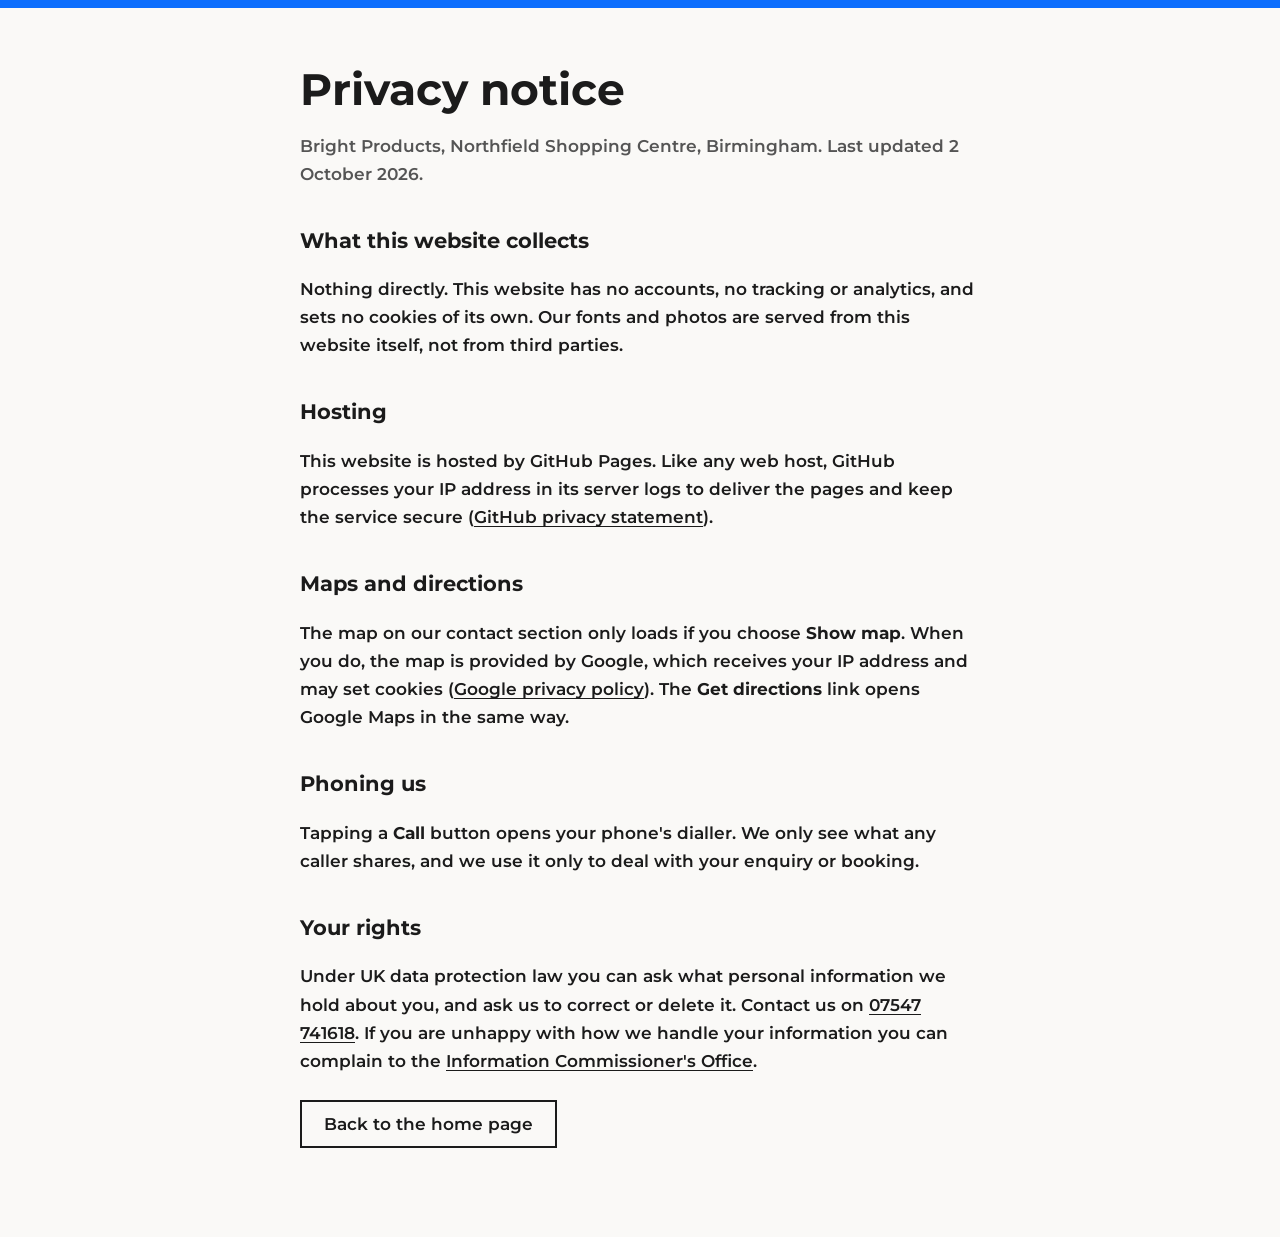
<file: privacy.html>
<!DOCTYPE html>
<html lang="en-GB">
<head>
<meta charset="UTF-8" />
<meta name="viewport" content="width=device-width, initial-scale=1.0" />
<meta http-equiv="Content-Security-Policy" content="default-src 'self'; script-src 'self' 'sha256-gAIMlo4uHwea7LDSu/hGhLXHg8Iu/WQoVQvXGVLwabA='; style-src 'self' 'sha256-qd/yD3Qza3kYADnsTuPVk6eJlsVw3OEoYUAIBzxDWE8='; img-src 'self' data:; font-src 'self'; frame-src 'none'; connect-src 'self'; form-action 'self'; base-uri 'self'; object-src 'none'; upgrade-insecure-requests" />
<meta name="referrer" content="strict-origin-when-cross-origin" />
<script>if (window.top !== window.self) { try { window.top.location.replace(window.self.location.href); } catch (e) { document.documentElement.hidden = true; } }</script>
<title>Privacy notice | Bright Products</title>

<link rel="icon" type="image/svg+xml" href="data:image/svg+xml,%3Csvg xmlns='http://www.w3.org/2000/svg' viewBox='0 0 64 64'%3E%3Crect width='64' height='64' rx='14' fill='%230d6efd'/%3E%3Ctext x='32' y='45' font-family='Arial,sans-serif' font-size='38' font-weight='700' text-anchor='middle' fill='white'%3EB%3C/text%3E%3C/svg%3E" />
<meta name="theme-color" content="#0d6efd" />
<link rel="stylesheet" href="fonts/fonts.css" />
<style>
  :root{--accent:#0d6efd; --ink:#1b1b1b; --muted:#555; --paper:#faf9f7;}
  *{box-sizing:border-box;}
  body{margin:0; background:var(--paper); color:var(--ink); font:400 17px/1.65 'Montserrat',system-ui,sans-serif; border-top:8px solid var(--accent);}
  main{max-width:720px; margin:0 auto; padding:56px 20px 72px;}
  h1{font-size:clamp(30px,6vw,44px); line-height:1.15; margin:0 0 12px;}
  h2{font-size:21px; margin:36px 0 8px;}
  .lede{color:var(--muted); margin-bottom:28px;}
  a{color:var(--ink); text-decoration:underline; text-underline-offset:3px;}
  a:focus-visible{outline:3px solid var(--ink); outline-offset:3px;}
  .btn{display:inline-flex; align-items:center; min-height:48px; padding:0 22px; margin:8px 10px 0 0; border:2px solid var(--ink); font-weight:600; text-decoration:none;}
  .btn--solid{background:var(--ink); color:var(--paper);}
</style>
</head>
<body>
<main>
<!-- PLACEHOLDER: business owner to review this notice before publishing -->
<h1>Privacy notice</h1>
<p class="lede">Bright Products, Northfield Shopping Centre, Birmingham. Last updated 2 October 2026.</p>
<h2>What this website collects</h2>
<p>Nothing directly. This website has no accounts, no tracking or analytics, and sets no cookies of its own. Our fonts and photos are served from this website itself, not from third parties.</p>

<h2>Hosting</h2>
<p>This website is hosted by GitHub Pages. Like any web host, GitHub processes your IP address in its server logs to deliver the pages and keep the service secure (<a href="https://docs.github.com/en/site-policy/privacy-policies/github-general-privacy-statement">GitHub privacy statement</a>).</p>
<h2>Maps and directions</h2>
<p>The map on our contact section only loads if you choose <strong>Show map</strong>. When you do, the map is provided by Google, which receives your IP address and may set cookies (<a href="https://policies.google.com/privacy">Google privacy policy</a>). The <strong>Get directions</strong> link opens Google Maps in the same way.</p>
<h2>Phoning us</h2>
<p>Tapping a <strong>Call</strong> button opens your phone's dialler. We only see what any caller shares, and we use it only to deal with your enquiry or booking.</p>
<h2>Your rights</h2>
<p>Under UK data protection law you can ask what personal information we hold about you, and ask us to correct or delete it. Contact us on <a href="tel:+447547741618">07547 741618</a>. If you are unhappy with how we handle your information you can complain to the <a href="https://ico.org.uk/make-a-complaint/">Information Commissioner's Office</a>.</p>
<!-- /PLACEHOLDER -->
<p><a class="btn" href="./">Back to the home page</a></p>
</main>
</body>
</html>
</file>
<file: fonts/fonts.css>
/* Self-hosted Google Fonts (latin subset), downloaded 2026-10-02. */
@font-face {
  font-family: 'Montserrat';
  font-style: normal;
  font-weight: 600;
  font-display: swap;
  src: url(JTUSjIg1_i6t8kCHKm459Wlhyw.woff2) format('woff2');
  unicode-range: U+0000-00FF, U+0131, U+0152-0153, U+02BB-02BC, U+02C6, U+02DA, U+02DC, U+0304, U+0308, U+0329, U+2000-206F, U+20AC, U+2122, U+2191, U+2193, U+2212, U+2215, U+FEFF, U+FFFD;
}
@font-face {
  font-family: 'Montserrat';
  font-style: normal;
  font-weight: 700;
  font-display: swap;
  src: url(JTUSjIg1_i6t8kCHKm459Wlhyw.woff2) format('woff2');
  unicode-range: U+0000-00FF, U+0131, U+0152-0153, U+02BB-02BC, U+02C6, U+02DA, U+02DC, U+0304, U+0308, U+0329, U+2000-206F, U+20AC, U+2122, U+2191, U+2193, U+2212, U+2215, U+FEFF, U+FFFD;
}
@font-face {
  font-family: 'Montserrat';
  font-style: normal;
  font-weight: 800;
  font-display: swap;
  src: url(JTUSjIg1_i6t8kCHKm459Wlhyw.woff2) format('woff2');
  unicode-range: U+0000-00FF, U+0131, U+0152-0153, U+02BB-02BC, U+02C6, U+02DA, U+02DC, U+0304, U+0308, U+0329, U+2000-206F, U+20AC, U+2122, U+2191, U+2193, U+2212, U+2215, U+FEFF, U+FFFD;
}
@font-face {
  font-family: 'Nunito Sans';
  font-style: normal;
  font-weight: 400;
  font-stretch: 100%;
  font-display: swap;
  src: url(pe0TMImSLYBIv1o4X1M8ce2xCx3yop4tQpF_MeTm0lfGWVpNn64CL7U8upHZIbMV51Q42ptCp7t1R-s.woff2) format('woff2');
  unicode-range: U+0000-00FF, U+0131, U+0152-0153, U+02BB-02BC, U+02C6, U+02DA, U+02DC, U+0304, U+0308, U+0329, U+2000-206F, U+20AC, U+2122, U+2191, U+2193, U+2212, U+2215, U+FEFF, U+FFFD;
}
@font-face {
  font-family: 'Nunito Sans';
  font-style: normal;
  font-weight: 600;
  font-stretch: 100%;
  font-display: swap;
  src: url(pe0TMImSLYBIv1o4X1M8ce2xCx3yop4tQpF_MeTm0lfGWVpNn64CL7U8upHZIbMV51Q42ptCp7t1R-s.woff2) format('woff2');
  unicode-range: U+0000-00FF, U+0131, U+0152-0153, U+02BB-02BC, U+02C6, U+02DA, U+02DC, U+0304, U+0308, U+0329, U+2000-206F, U+20AC, U+2122, U+2191, U+2193, U+2212, U+2215, U+FEFF, U+FFFD;
}
@font-face {
  font-family: 'Nunito Sans';
  font-style: normal;
  font-weight: 700;
  font-stretch: 100%;
  font-display: swap;
  src: url(pe0TMImSLYBIv1o4X1M8ce2xCx3yop4tQpF_MeTm0lfGWVpNn64CL7U8upHZIbMV51Q42ptCp7t1R-s.woff2) format('woff2');
  unicode-range: U+0000-00FF, U+0131, U+0152-0153, U+02BB-02BC, U+02C6, U+02DA, U+02DC, U+0304, U+0308, U+0329, U+2000-206F, U+20AC, U+2122, U+2191, U+2193, U+2212, U+2215, U+FEFF, U+FFFD;
}

/* Added 2026-11-03 for the redesign (OFL, self-hosted, latin). */
@font-face {
  font-family: 'Space Grotesk';
  font-style: normal;
  font-weight: 500;
  font-display: swap;
  src: url(spacegrotesk-V8mDoQDjQSkFtoMM3T6r8E7mPbF4Cw.woff2) format('woff2');
  unicode-range: U+0000-00FF, U+0131, U+0152-0153, U+02BB-02BC, U+02C6, U+02DA, U+02DC, U+0304, U+0308, U+0329, U+2000-206F, U+20AC, U+2122, U+2191, U+2193, U+2212, U+2215, U+FEFF, U+FFFD;
}
@font-face {
  font-family: 'Space Grotesk';
  font-style: normal;
  font-weight: 700;
  font-display: swap;
  src: url(spacegrotesk-V8mDoQDjQSkFtoMM3T6r8E7mPbF4Cw.woff2) format('woff2');
  unicode-range: U+0000-00FF, U+0131, U+0152-0153, U+02BB-02BC, U+02C6, U+02DA, U+02DC, U+0304, U+0308, U+0329, U+2000-206F, U+20AC, U+2122, U+2191, U+2193, U+2212, U+2215, U+FEFF, U+FFFD;
}
</file>
